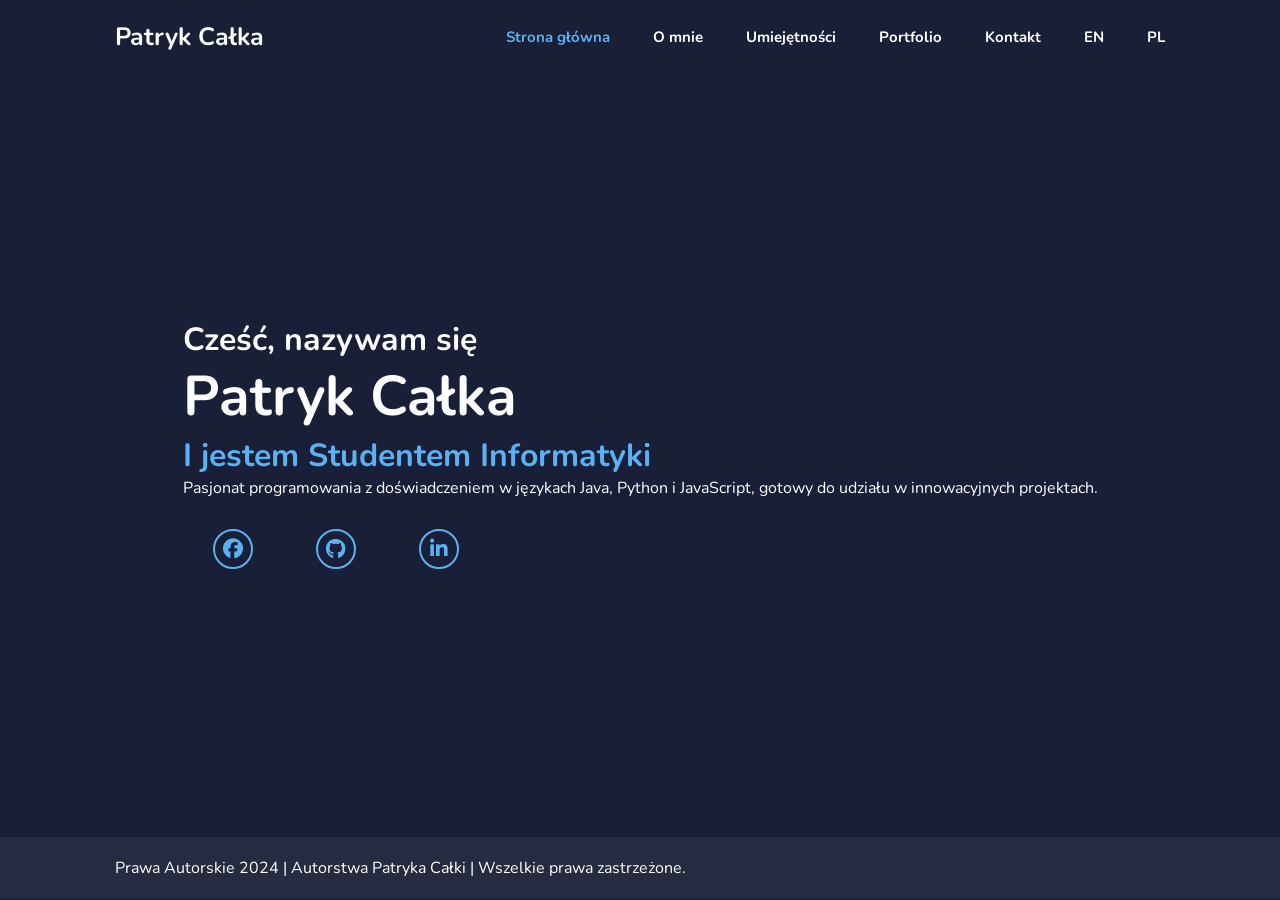
<file: index.html>
<!DOCTYPE html>
<html lang="en">
<head>
    <meta charset="UTF-8">
    <meta name="viewport" content="width=device-width, initial-scale=1.0">
    <link rel="stylesheet" href="Styles/style.css">
    <link rel="stylesheet" href="https://cdnjs.cloudflare.com/ajax/libs/font-awesome/6.5.2/css/all.min.css" integrity="sha512-SnH5WK+bZxgPHs44uWIX+LLJAJ9/2PkPKZ5QiAj6Ta86w+fsb2TkcmfRyVX3pBnMFcV7oQPJkl9QevSCWr3W6A==" crossorigin="anonymous" referrerpolicy="no-referrer" />
    <script src="JavaScript/controller.js" rel="script"></script>
    <script src="JavaScript/cookies.js" rel="script"></script>
    <script src="JavaScript/model.js" rel="script"></script>
    <script src="JavaScript/translation.js" rel="script"></script>

    <title>Portfolio | Patryk Całka</title>
</head>
<body>
    <header class="header">
        <a href="#" class="logo">Patryk Całka</a>

        <i class="fa-solid fa-bars" id="menu-icon"></i>

        <nav class="navbar">
            <a href="#home" class="active" data-translate-key="home" data-navigation="home"></a>
            <a href="#about" data-translate-key="about" data-navigation="about"></a>
            <a href="#skills" data-translate-key="skills" data-navigation="skills"></a>
            <a href="#portfolio" data-translate-key="portfolio" data-navigation="portfolio"></a>
            <a href="#contact" data-translate-key="contact" data-navigation="contact"></a>
            <a href="#" class="dropdown-item" data-language="en">EN</a>
            <a href="#" class="dropdown-item" data-language="pl">PL</a>
        </nav>
    </header>

    <section class="home hidden" id="home">
        <div class="home-content">
            <div><h3 data-translate-key="greeting"></h3></div>
            <div><h1 data-translate-key="name"></h1></div>
            <div><h3><span data-translate-key="position"></span></h3></div>
            <div><p data-translate-key="description"></p></div>

            <div class="social-media">
                <a href="https://www.facebook.com/"><i class="fa-brands fa-facebook"></i></a>
                <a href="https://www.github.com/"><i class="fa-brands fa-github"></i></a>
                <a href="https://www.linkedin.com/"><i class="fa-brands fa-linkedin-in"></i></a>
            </div>
        </div>
    </section>

    <section class="about hidden" id="about">
        <div class="about-img">
            <img src="Images/avatar2.jpg" alt="">
        </div>

        <div class="about-content">
            <div><h2 class="heading" data-translate-key="aboutMe"></h2></div>
            <div><p data-translate-key="descriptionAboutMe"></p></div>
        </div>
    </section>

    <section class="skills hidden" id="skills">
        <div><h2 class="heading" data-translate-key="skills"></h2></div>

        <div class="skills-container">
            <div class="skills-box">
                <i class="fa-brands fa-java"></i>
                <h3>Java</h3>
                <div><p data-translate-key="descriptionJava"></p></div>
            </div>

            <div class="skills-box">
                <i class="fa-brands fa-python"></i>
                <h3>Python</h3>
                <div><p data-translate-key="descriptionPython"></p></div>
            </div>

            <div class="skills-box">
                <i class="fa-brands fa-html5"></i>
                <h3>HTML</h3>
                <div><p data-translate-key="descriptionHTML"></p></div>
            </div>

            <div class="skills-box">
                <i class="fa-brands fa-js"></i>
                <h3>JavaScript</h3>
                <div><p data-translate-key="descriptionJS"></p></div>
            </div>

        </div>
    </section>

    <section class="portfolio hidden" id="portfolio">
        <div><h2 class="heading" data-translate-key="portfolio"></h2></div>

        <div class="portfolio-container">

            <div class="portfolio-box">
                <img src="Images/Finances.jpg" alt="">
                <div class="portfolio-layer">
                    <div><h4 data-translate-key="project2Title"></h4></div>
                    <div><p data-translate-key="project2Description"></p></div>
                </div>
            </div>
            <div class="portfolio-box">
                <img src="Images/Bookstore.jpg" alt="">
                <div class="portfolio-layer">
                    <div><h4 data-translate-key="project1Title"></h4></div>
                    <div><p data-translate-key="project1Description"></p></div>
                </div>
            </div>
            <div class="portfolio-box">
                <img src="Images/dashboard.png" alt="">
                <div class="portfolio-layer">
                    <div><h4 data-translate-key="project3Title"></h4></div>
                    <div><p data-translate-key="project3Description"></p></div>
                </div>
            </div>
        </div>
    </section>

    <section class="contact hidden" id="contact">
        <div><h2 class="heading" data-translate-key="contact"></h2></div>

        <form action="#">
            <div class="input-box">
                <input type="text" data-translate-placeholder="fullName">
                <input type="email" data-translate-placeholder="email">
            </div>

            <div class="input-box">
                <input type="number" data-translate-placeholder="number">
                <input type="text" data-translate-placeholder="emailSubject">
            </div>
            <textarea cols="30" rows="10" data-translate-placeholder="message"></textarea>
            <input type="submit" data-translate-value="BtnMessage" class="btn">
        </form>
    </section>

    <footer class="footer">
        <div class="footer-text">
            <div><p  data-translate-key="copyright"></p></div>
        </div>
    </footer>

</body>
</html>
</file>
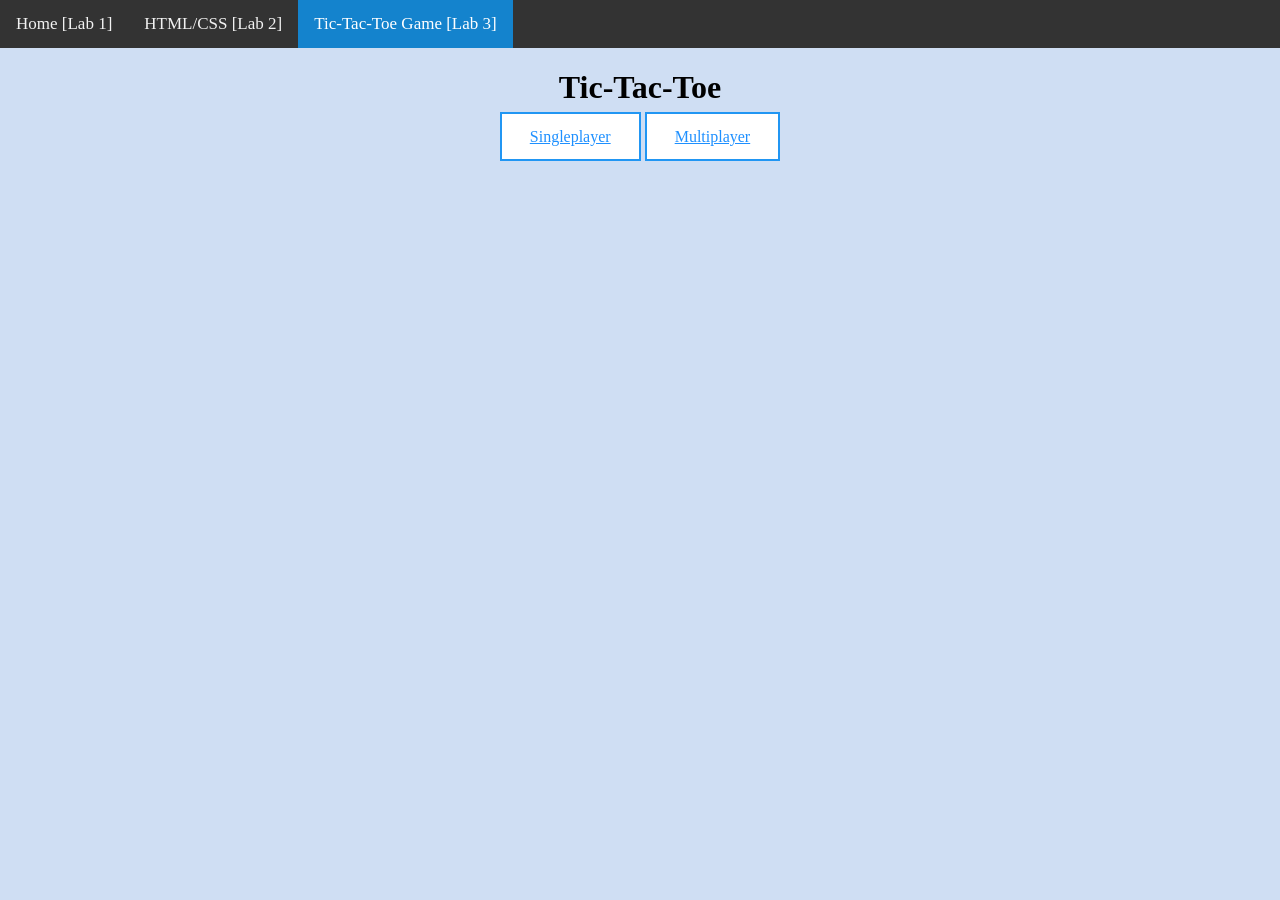
<file: game.html>
<!DOCTYPE html>
<html lang="en">
<head>
    <meta charset="UTF-8">
    <link rel="stylesheet" href="main.css">
    <title>Tic-Tac-Toe Game [Lab 3]</title>
    <script src="gameSingleplayer.js" rel="script"></script>
</head>
<body>

<div class="topnav">
    <a href="index.html">Home [Lab 1]</a>
    <a href="html5css3.html">HTML/CSS [Lab 2]</a>
    <a class="active" href="game.html">Tic-Tac-Toe Game [Lab 3]</a>
</div>

<div class="center">
    <h1> Tic-Tac-Toe </h1>
    <a href="gameSingleplayer.html" class="button color">Singleplayer</a>
    <a href="gameMultiplayer.html" class="button color">Multiplayer</a>
</div>
</body>
</html>
</file>
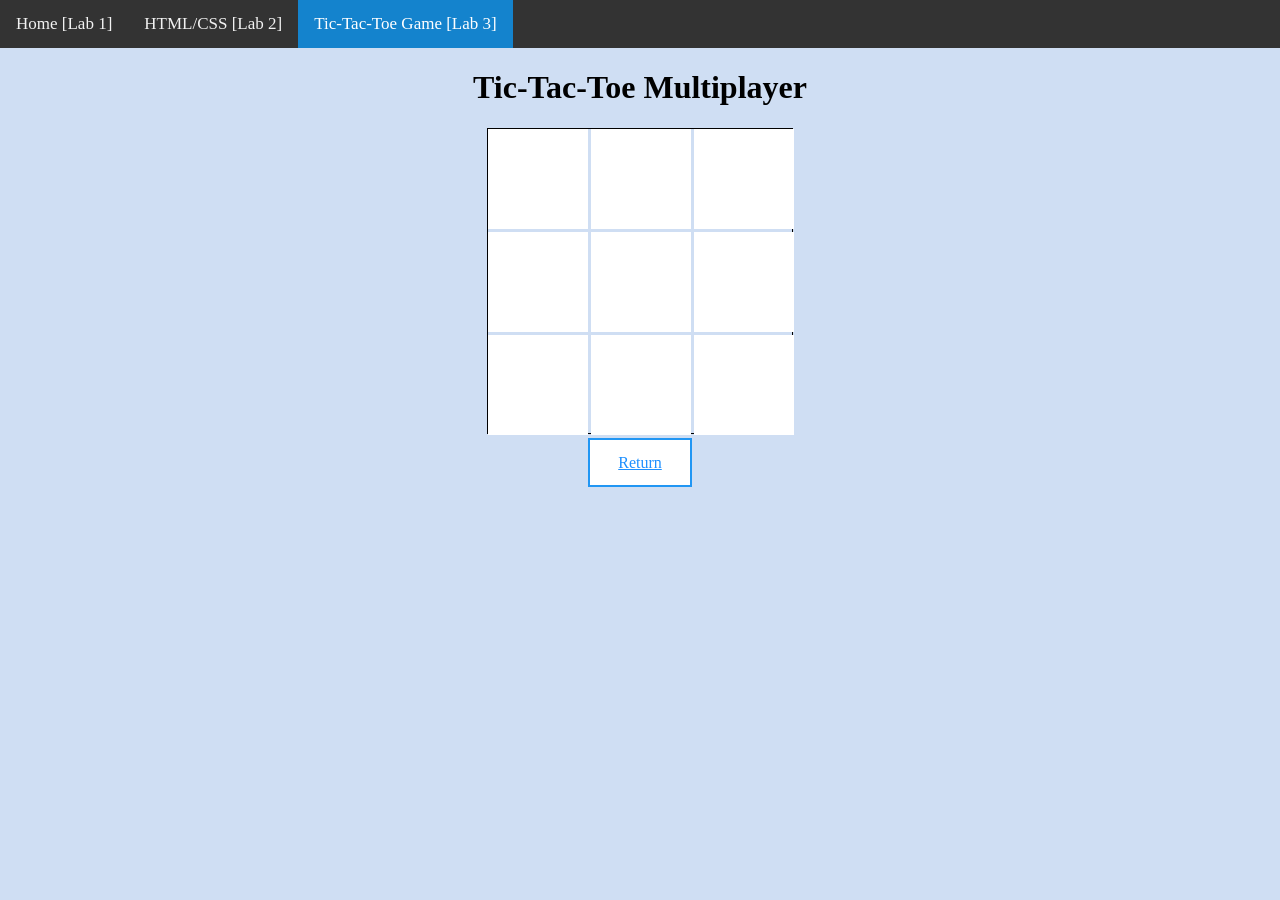
<file: gameMultiplayer.html>
<!DOCTYPE html>
<html lang="en">
<head>
    <meta charset="UTF-8">
    <link rel="stylesheet" href="main.css">
    <title>Tic-Tac-Toe Multi Player</title>
    <script src="gameMultiplayer.js" rel="script"></script>
</head>
<body>

<div class="topnav">
    <a href="index.html">Home [Lab 1]</a>
    <a href="html5css3.html">HTML/CSS [Lab 2]</a>
    <a class="active" href="game.html">Tic-Tac-Toe Game [Lab 3]</a>
</div>

<div class="center">
    <h1> Tic-Tac-Toe Multiplayer </h1>
</div>
    <div class="board">
        <div class="box"><img src="./images/clear.png" alt="clear" class="multi image" onclick="pickMP(0)"></div>
        <div class="box"><img src="./images/clear.png" alt="clear" class="multi image" onclick="pickMP(1)"></div>
        <div class="box"><img src="./images/clear.png" alt="clear" class="multi image" onclick="pickMP(2)"></div>
        <div class="box"><img src="./images/clear.png" alt="clear" class="multi image" onclick="pickMP(3)"></div>
        <div class="box"><img src="./images/clear.png" alt="clear" class="multi image" onclick="pickMP(4)"></div>
        <div class="box"><img src="./images/clear.png" alt="clear" class="multi image" onclick="pickMP(5)"></div>
        <div class="box"><img src="./images/clear.png" alt="clear" class="multi image" onclick="pickMP(6)"></div>
        <div class="box"><img src="./images/clear.png" alt="clear" class="multi image" onclick="pickMP(7)"></div>
        <div class="box"><img src="./images/clear.png" alt="clear" class="multi image" onclick="pickMP(8)"></div>
    </div>
<div class="center">
    <a href="game.html" class="button color">Return</a>
</div>
</body>
</html>
</file>
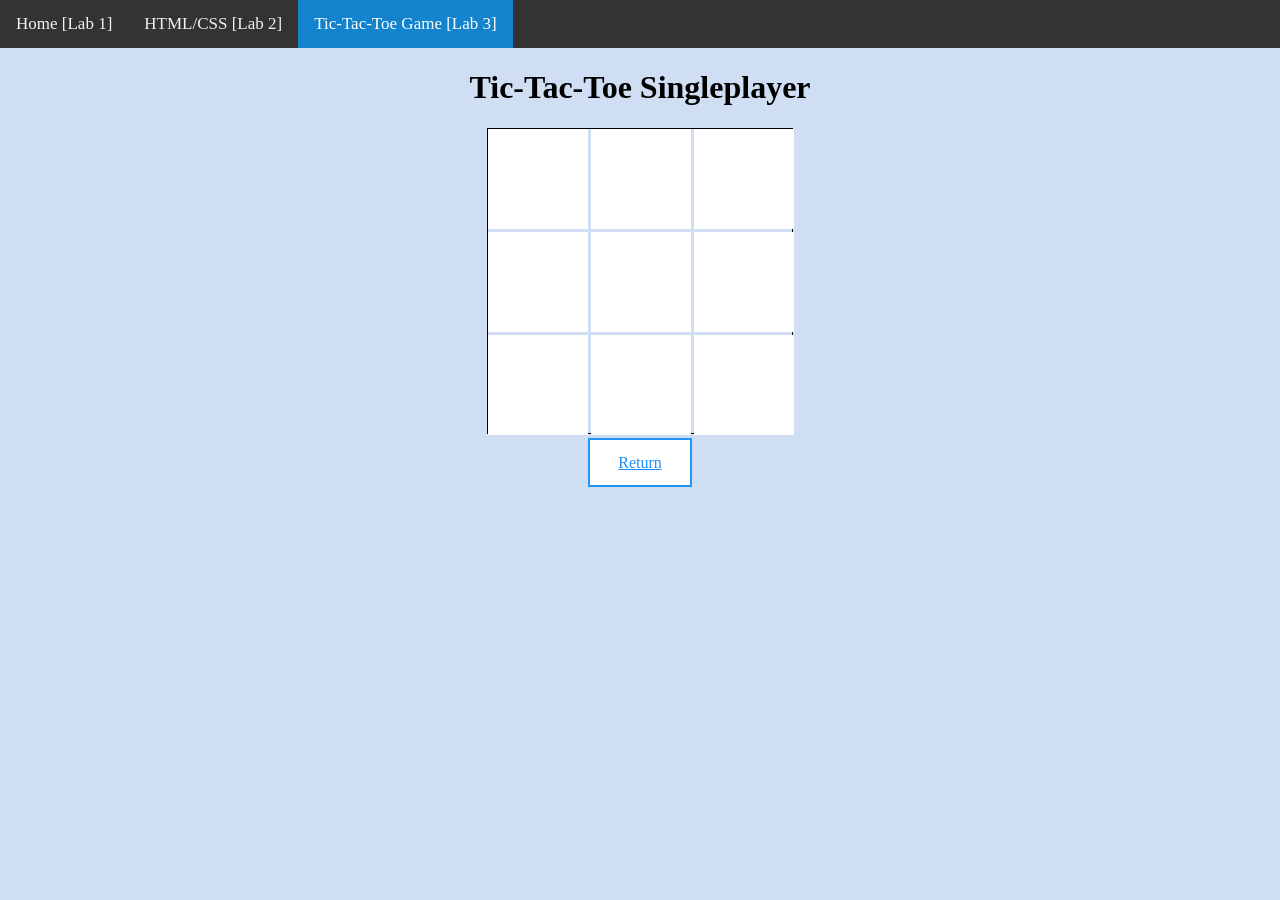
<file: gameSingleplayer.html>
<!DOCTYPE html>
<html lang="en">
<head>
    <meta charset="UTF-8">
    <link rel="stylesheet" href="main.css">
    <title>Tic-Tac-Toe Single Player</title>
    <script src="gameSingleplayer.js" rel="script"></script>
</head>
<body>

<div class="topnav">
    <a href="index.html">Home [Lab 1]</a>
    <a href="html5css3.html">HTML/CSS [Lab 2]</a>
    <a class="active" href="game.html">Tic-Tac-Toe Game [Lab 3]</a>
</div>

<div class="center">
    <h1> Tic-Tac-Toe Singleplayer </h1>
</div>
    <div class="board">
        <div class="box"><img src="./images/clear.png" alt="clear" class="single image" onclick="pickSP(0)"></div>
        <div class="box"><img src="./images/clear.png" alt="clear" class="single image" onclick="pickSP(1)"></div>
        <div class="box"><img src="./images/clear.png" alt="clear" class="single image" onclick="pickSP(2)"></div>
        <div class="box"><img src="./images/clear.png" alt="clear" class="single image" onclick="pickSP(3)"></div>
        <div class="box"><img src="./images/clear.png" alt="clear" class="single image" onclick="pickSP(4)"></div>
        <div class="box"><img src="./images/clear.png" alt="clear" class="single image" onclick="pickSP(5)"></div>
        <div class="box"><img src="./images/clear.png" alt="clear" class="single image" onclick="pickSP(6)"></div>
        <div class="box"><img src="./images/clear.png" alt="clear" class="single image" onclick="pickSP(7)"></div>
        <div class="box"><img src="./images/clear.png" alt="clear" class="single image" onclick="pickSP(8)"></div>
    </div>
<div class="center">
    <a href="game.html" class="button color">Return</a>
</div>

</body>
</html>
</file>
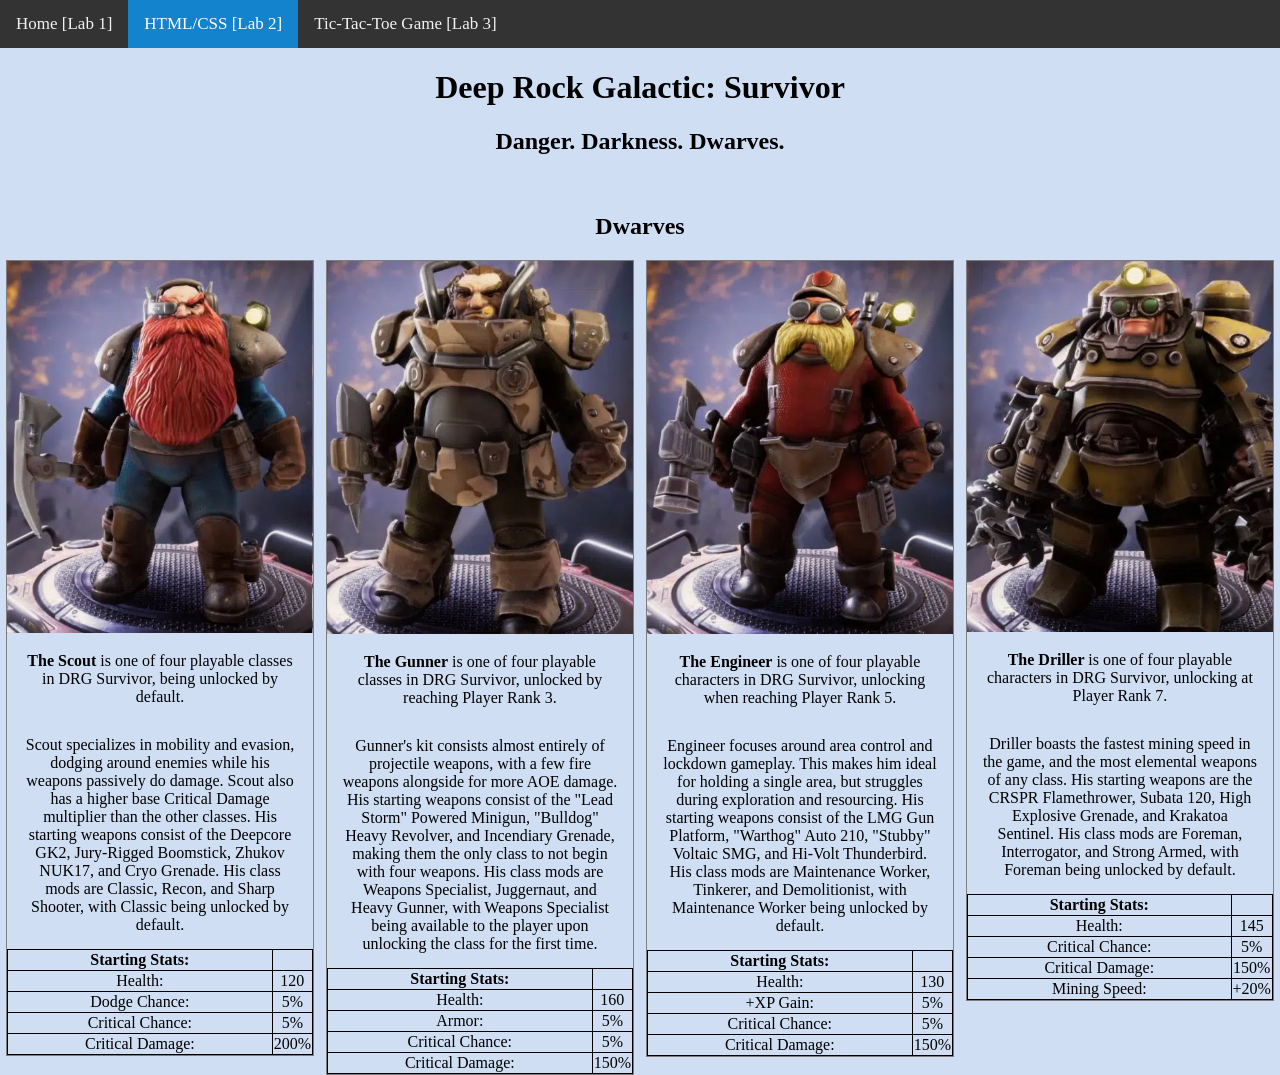
<file: html5css3.html>
<!DOCTYPE html>
<html lang="en">
<head>
    <meta charset="UTF-8">
    <link rel="stylesheet" href="main.css">
    <title>HTML/CSS [Lab 2]</title>
</head>
<body>

<div class="topnav">
    <a href="index.html">Home [Lab 1]</a>
    <a class="active" href="html5css3.html">HTML/CSS [Lab 2]</a>
    <a href="game.html">Tic-Tac-Toe Game [Lab 3]</a>
</div>

<div class="center">
    <h1><b>Deep Rock Galactic: Survivor</b></h1>
    <h2>Danger. Darkness. Dwarves.</h2>
    <br>
</div>

<div class="center">
    <h2>Dwarves</h2>
</div>

<div class="responsive">
    <div class="gallery">
        <a target="_blank" href="images/Scout.jpg">
            <img src="images/Scout.jpg" alt="Scout">
        </a>
        <div class="desc"><b>The Scout</b> is one of four playable classes in DRG Survivor, being unlocked by default.</div>
        <div class="desc">Scout specializes in mobility and evasion, dodging around enemies while his weapons passively do damage. Scout also has a higher base Critical Damage multiplier than the other classes. His starting weapons consist of the Deepcore GK2, Jury-Rigged Boomstick, Zhukov NUK17, and Cryo Grenade. His class mods are Classic, Recon, and Sharp Shooter, with Classic being unlocked by default.</div>
        <table>
            <tr>
                <th>Starting Stats:</th>
                <th> </th>
            </tr>
            <tr>
                <td>Health:</td>
                <td>120</td>
            </tr>
            <tr>
                <td>Dodge Chance:</td>
                <td>5%</td>
            </tr>
            <tr>
                <td>Critical Chance:</td>
                <td>5%</td>
            </tr>
            <tr>
                <td>Critical Damage:</td>
                <td>200%</td>
            </tr>
        </table>
    </div>
</div>

<div class="responsive">
    <div class="gallery">
        <a target="_blank" href="images/Gunner.jpg">
            <img src="images/Gunner.jpg" alt="Gunner">
        </a>
        <div class="desc"><b>The Gunner</b> is one of four playable classes in DRG Survivor, unlocked by reaching Player Rank 3.</div>
        <div class="desc">Gunner's kit consists almost entirely of projectile weapons, with a few fire weapons alongside for more AOE damage. His starting weapons consist of the "Lead Storm" Powered Minigun, "Bulldog" Heavy Revolver, and Incendiary Grenade, making them the only class to not begin with four weapons. His class mods are Weapons Specialist, Juggernaut, and Heavy Gunner, with Weapons Specialist being available to the player upon unlocking the class for the first time.</div>
        <table>
            <tr>
                <th>Starting Stats:</th>
                <th> </th>
            </tr>
            <tr>
                <td>Health:</td>
                <td>160</td>
            </tr>
            <tr>
                <td>Armor:</td>
                <td>5%</td>
            </tr>
            <tr>
                <td>Critical Chance:</td>
                <td>5%</td>
            </tr>
            <tr>
                <td>Critical Damage:</td>
                <td>150%</td>
            </tr>
        </table>
    </div>
</div>

<div class="responsive">
    <div class="gallery">
        <a target="_blank" href="images/Engineer.jpg">
            <img src="images/Engineer.jpg" alt="Engineer">
        </a>
        <div class="desc"><b>The Engineer</b> is one of four playable characters in DRG Survivor, unlocking when reaching Player Rank 5.</div>
        <div class="desc">Engineer focuses around area control and lockdown gameplay. This makes him ideal for holding a single area, but struggles during exploration and resourcing. His starting weapons consist of the LMG Gun Platform, "Warthog" Auto 210, "Stubby" Voltaic SMG, and Hi-Volt Thunderbird. His class mods are Maintenance Worker, Tinkerer, and Demolitionist, with Maintenance Worker being unlocked by default.</div>
        <table>
            <tr>
                <th>Starting Stats:</th>
                <th> </th>
            </tr>
            <tr>
                <td>Health:</td>
                <td>130</td>
            </tr>
            <tr>
                <td>+XP Gain:</td>
                <td>5%</td>
            </tr>
            <tr>
                <td>Critical Chance:</td>
                <td>5%</td>
            </tr>
            <tr>
                <td>Critical Damage:</td>
                <td>150%</td>
            </tr>
        </table>
    </div>
</div>

<div class="responsive">
    <div class="gallery">
        <a target="_blank" href="images/Driller.jpg">
            <img src="images/Driller.jpg" alt="Driller">
        </a>
        <div class="desc"><b>The Driller </b>is one of four playable characters in DRG Survivor, unlocking at Player Rank 7.</div>
        <div class="desc">Driller boasts the fastest mining speed in the game, and the most elemental weapons of any class. His starting weapons are the CRSPR Flamethrower, Subata 120, High Explosive Grenade, and Krakatoa Sentinel. His class mods are Foreman, Interrogator, and Strong Armed, with Foreman being unlocked by default.</div>
        <table>
            <tr>
                <th>Starting Stats:</th>
                <th> </th>
            </tr>
            <tr>
                <td>Health:</td>
                <td>145</td>
            </tr>
            <tr>
                <td>Critical Chance:</td>
                <td>5%</td>
            </tr>
            <tr>
                <td>Critical Damage:</td>
                <td>150%</td>
            </tr>
            <tr>
                <td>Mining Speed:</td>
                <td>+20%</td>
            </tr>
        </table>
    </div>
</div>

<div class="clearfix"></div>

</body>
</html>
</file>
<file: Styles/style.css>
@import url('https://fonts.googleapis.com/css2?family=Nunito:ital,wght@0,200..1000;1,200..1000&display=swap');

* {
    margin: 0;
    padding: 0;
    box-sizing: border-box;
    text-decoration: none;
    border: none;
    outline: none;
    scroll-behavior: smooth;
    font-family: "Nunito", sans-serif;
}

:root {
    --bg-color: #191f36;
    --snd-bf-color: #262B40;
    --text-color: #fff;
    --main-color: #59B2F4;
}

html {
    font-size: 62.5%;
    overflow-x: hidden;
}

body {
    background: var(--bg-color);
    color: var(--text-color);
}

section {
    min-height: 93vh;
    padding: 10rem 9% 2rem;
}

.header {
    position: fixed;
    top: 0;
    left: 0;
    width: 100%;
    padding: 2rem 9%;
    background: var(--bg-color);
    display: flex;
    justify-content: space-between;
    align-items: center;
    z-index: 100;
}

.logo {
    font-size: 2.5rem;
    color: var(--text-color);
    font-weight: 700;
    cursor: default;
}

.navbar a {
    font-size: 1.5rem;
    color: var(--text-color);
    margin-left: 4rem;
    font-weight: 700;
}

.navbar a:hover,
.navbar a.active {
    color: var(--main-color);
}

#menu-icon {
    font-size: 3.6rem;
    color: var(--text-color);
    display: none;
}

.home {
    display: flex;
    justify-content: center;
    align-items: center;
    width: 100%;
}

.home-content h3 {
    font-size: 3.2rem;
    font-weight: 700;

}

.home-content h3:nth-of-type(2) {
    margin-bottom: 2rem;
}

span {
    color: var(--main-color);
}

.home-content h1 {
    font-size: 5.6rem;
    font-weight: 700;
    line-height: 1.3;
}

.home-img img {
    width: 22vw;
    animation: floatImage 4s ease-in-out infinite;
}

@keyframes floatImage {
    0% {
        transform: translateY(0);
    }
    50% {
        transform: translateY(-2.4rem);
    }
    100% {
        transform: translateY(0);
    }
}

.home-content p {
    font-size: 1.6rem;
}

.social-media a {
    display: inline-flex;
    justify-content: center;
    align-items: center;
    width: 4rem;
    height: 4rem;
    background: transparent;
    border: .2rem solid var(--main-color);
    border-radius: 50%;
    font-size: 2rem;
    color: var(--main-color);
    margin: 3rem;
    transition: .5s ease;
}

.social-media a:hover {
    background-color: var(--main-color);
    color: var(--snd-bf-color);
    box-shadow: 0 0 1rem var(--main-color);
}

.btn {
    display: inline-block;
    padding: 1rem 2.8rem;
    background: var(--main-color);
    border-radius: 4rem;
    box-shadow: 0 0 1rem var(--main-color);
    font-size: 1.6rem;
    color: var(--bg-color);
    letter-spacing: .1rem;
    font-weight: 600;
    transition: .5s ease;
}

.btn:hover {
    box-shadow: none;
}

.about {
    display: flex;
    justify-content: center;
    align-items: center;
    gap: 2rem;
    background: var(--snd-bf-color);
}

.about-img img {
    width: 22vw;
}

.heading {
    text-align: center;
    font-size: 4.5rem;
}

.about-content h2 {
    text-align: left;
    line-height: 1.2;
}

.about-content h3 {
    font-size: 2.6rem;
}

.about-content p {
    font-size: 1.6rem;
    margin: 2rem 0 3rem;
}

.skills h2 {
    margin-bottom: 5rem;
}

.skills-container {
    display: flex;
    justify-content: center;
    align-items: center;
    flex-wrap: wrap;
    gap: 2rem;
}

.skills-container .skills-box {
    flex: 1 1 30rem;
    background: var(--snd-bf-color);
    padding: 3rem 2rem 4rem;
    border-radius: 2rem;
    text-align: center;
    border: .2rem solid var(--bg-color);
    transition: .5s ease;
}

.skills-container .skills-box:hover {
    border-color: var(--main-color);
    transform: scale(1.02);
}

.skills-box i {
    font-size: 7rem;
    color: var(--main-color);
}

.skills-box h3 {
    font-size: 2.6rem;
}

.skills-box p {
    font-size: 1.6rem;
    margin: 1rem 0 3rem;
}

.portfolio {
    background: var(--snd-bf-color);
}

.portfolio h2 {
    margin-bottom: 4rem;
}

.portfolio-container {
    display: grid;
    grid-template-columns: repeat(3, 1fr);
    align-items: center;
    gap: 2.5rem;
}

.portfolio-container .portfolio-box {
    position: relative;
    border-radius: 2rem;
    box-shadow: 0 0 1rem var(--bg-color);
    overflow: hidden;
    display: flex;
}

.portfolio-box img {
    width: 100%;
    transition: .5s ease;
    opacity: 0.7;
}

.portfolio-box:hover img {
    transform: scale(1.1);
}

.portfolio-box .portfolio-layer {
    position: absolute;
    bottom: 0;
    left: 0;
    width: 100%;
    height: 100%;
    background: linear-gradient(rgba(0,0,0,0.1), var(--main-color));
    display: flex;
    justify-content: center;
    align-items: center;
    flex-direction: column;
    text-align: center;
    padding: 0 4rem;
    transform: translateY(100%);
    transition: .5s ease;
}

.portfolio-box:hover .portfolio-layer {
    transform: translateY(0);
}

.portfolio-layer h4 {
    font-size: 3rem;
}

.portfolio-layer p {
    font-size: 1.6rem;
    margin: .3rem 0 1rem;
}

.portfolio-layer a {
    display: inline-flex;
    justify-content: center;
    align-items: center;
    width: 5rem;
    height: 5rem;
    background: var(--text-color);
    border-radius: 50%;
}

.portfolio-layer a i {
    font-size: 2rem;
    color: var(--snd-bf-color);
}

.contact h2 {
    margin-bottom: 3rem;
}

.contact form {
    max-width: 70rem;
    margin: 1rem auto;
    text-align: center;
    margin-bottom: 3rem;
}

.contact form .input-box {
    display: flex;
    justify-content: space-between;
    flex-wrap: wrap;
}

.contact form .input-box input,
.contact form textarea {
    width: 100%;
    padding: 1.5rem;
    font-size: 1.6rem;
    color: var(--text-color);
    background: var(--snd-bf-color);
    border-radius: .8rem;
    margin: .7rem 0;
}

.contact form .input-box input {
    width: 49%;
}

.contact form textarea {
    resize: none;
}

.contact form .btn {
    margin-top: 2rem;
    cursor: pointer;
}

.footer {
    display: flex;
    justify-content: space-between;
    align-items: center;
    flex-wrap: wrap;
    padding: 2rem 9%;
    background: var(--snd-bf-color);
}

.footer-text {
    font-size: 1.6rem;
}

@media (max-width: 1600px) {
    .portfolio-container {
        grid-template-columns: repeat(2, 1fr);
    }

    .portfolio {
        padding-bottom: 7rem;
    }
}


@media (max-width: 1200px) {
    html {
        font-size: 55%;
    }

    .portfolio-container {
        grid-template-columns: repeat(2, 1fr);
    }
}

@media (max-width: 991px) {
    .header {
        padding: 2rem 3%;
    }

    section {
        padding: 10rem 3%;
    }

    .skills {
        padding: 7rem;
    }

    .portfolio {
        padding-bottom: 7rem;
    }

    .portfolio-container {
        grid-template-columns: repeat(2, 1fr);
    }

    .contact {
        min-height: auto;
    }

    .footer {
        padding: 2rem 3%;
    }
}

@media (max-width: 850px) {

    .portfolio-container {
        grid-template-columns: 1fr;
    }
}

@media (max-width: 768px) {

    .home {
        flex-direction: column;
    }

    .home-content h3 {
        font-size: 2.6rem;
    }

    .home-content h1 {
        font-size: 5rem;
    }

    .home-content {
        order: 2;
    }

    .home-img img {
        width: 70vw;
        margin-top: 4rem;
    }

    .about {
        flex-direction: column;
    }

    .about-img img {
        width: 90vw;
        margin-top: 4rem;
    }

    .skills h2 {
        margin-bottom: 3rem;
    }

    .portfolio h2 {
        margin-bottom: 3rem;
    }

    .portfolio-container {
        grid-template-columns: 1fr;
    }
}

@media (max-width: 617px) {
    .portfolio-container {
        grid-template-columns: 1fr;
    }

    .home-img img {
        width: 80vw;
        margin-top: 8rem;
    }

    .about-img img {
        width: 100vw;
        margin-top: 4rem;
    }
}

@media (max-width: 450px) {
    html {
        font-size: 50%;
    }

    .contact form .input-box input {
        width: 100%;
    }
}

.dropdown-item {

}

.nav-link {

}

.hidden {
    display: none;
}
</file>
<file: main.css>
body {
    background-color: #709ddb54;
    box-sizing: border-box;
    margin: 0;
    padding: 0;
}

div.gallery {
    border: 1px solid rgb(126, 124, 124);

}

div.gallery:hover {
    border: 1px solid #777;
}

div.gallery img {
    width: 100%;
    height: auto;
}

div.desc {
    padding: 15px;
    text-align: center;
}

* {
    box-sizing: border-box;
}

.responsive {
    padding: 0 6px;
    float: left;
    width: 24.99999%;
}

@media only screen and (max-width: 700px) {
    .responsive {
        width: 49.99999%;
        margin: 6px 0;
    }
}

@media only screen and (max-width: 500px) {
    .responsive {
        width: 100%;
    }
}

.clearfix:after {
    content: "";
    display: table;
    clear: both;
}

.topnav {
    background-color: #333;
    overflow: hidden;
}

.topnav a {
    float: left;
    color: #f2f2f2;
    text-align: center;
    padding: 14px 16px;
    text-decoration: none;
    font-size: 17px;
}

.topnav a:hover {
    background-color: #ddd;
    color: black;
}

.topnav a.active {
    background-color: rgba(20, 133, 209, 0.979);
    color: white;
}

.topnav input[type=text] {
    float: right;
    padding: 6px;
    border: none;
    margin-top: 8px;
    margin-right: 16px;
    font-size: 17px;
}

.title {
    text-align: center;
    font-size: 66px;
}

.center {
    text-align: center;
}

table, th, td {
    width: 100%;
    border: 1px solid black;
    border-collapse: collapse;
    text-align: center;
}

div.footer{
    flex-direction: row;
    font-size: 24px;
    height: 60px;
    position: absolute;
    bottom: 25px;
    padding: 0;
    text-align: center;
    justify-content: center;
    width: 100%;
}

/*Tic-Tac-Toe*/

div.board {
    width: 306px;
    height: 306px;
    margin: 20px auto;
    grid-template-columns:repeat(3, 1fr);
    grid-template-rows:repeat(3, 100px);
    grid-gap: 3px;
    display: grid;
    border: 1px solid
}
div.box {
    background: #fff;
    display: flex;
    justify-content: center;
    align-items: center;
    font-size: 2rem
}

img.image {
    width: 100px;
    height: 100px;
}

.button {
    border: 2px solid black;
    background-color: white;
    color: black;
    padding: 14px 28px;
    font-size: 16px;
    cursor: pointer;
}
.color {
    border-color: #2196F3;
    color: dodgerblue
}
.color:hover {
    background: #2196F3;
    color: white;
}
</file>
